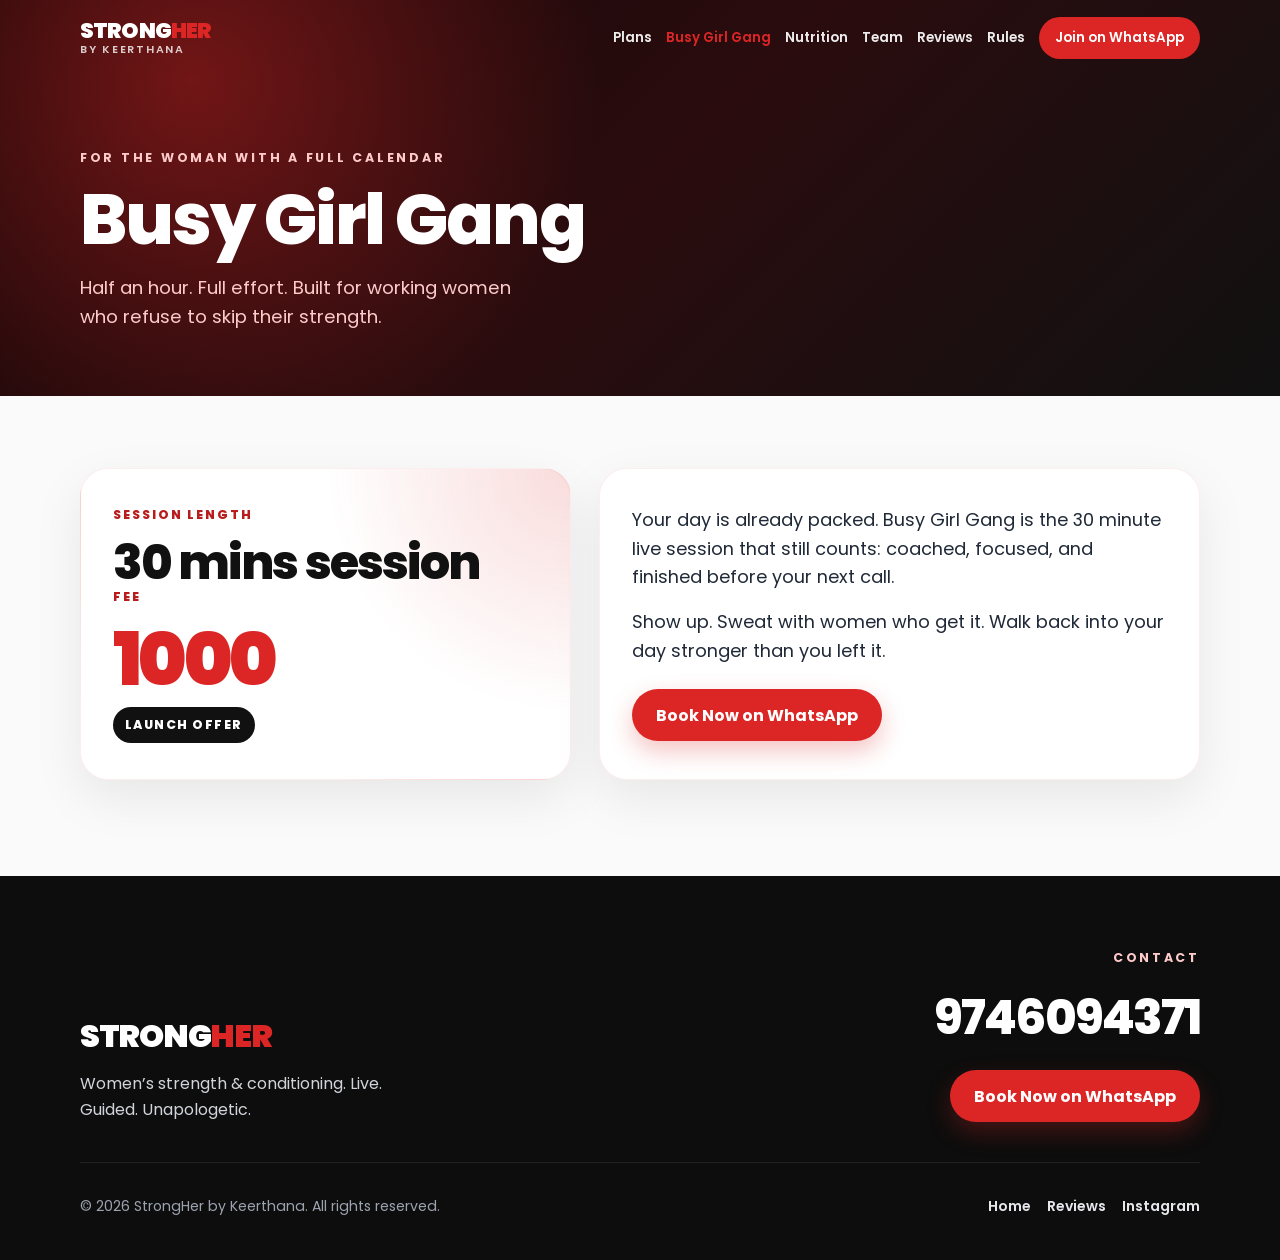
<file: busy-girl-gang.html>
<!DOCTYPE html>
<html lang="en">
  <head>
    <meta charset="UTF-8" />
    <meta name="viewport" content="width=device-width, initial-scale=1.0" />
    <meta
      name="description"
      content="Busy Girl Gang by StrongHer — a 30 minute live session for working women. Launch offer fee 1000. Book on WhatsApp."
    />
    <title>Busy Girl Gang — StrongHer</title>
    <link rel="icon" href="favicon.svg" type="image/svg+xml" />
    <link rel="preconnect" href="https://fonts.googleapis.com" />
    <link rel="preconnect" href="https://fonts.gstatic.com" crossorigin />
    <link
      href="https://fonts.googleapis.com/css2?family=Poppins:wght@400;500;600;700;800;900&display=swap"
      rel="stylesheet"
    />
    <link rel="stylesheet" href="css/styles.css" />
  </head>
  <body>
    <a class="skip-link" href="#main">Skip to content</a>

    <header class="site-header" id="header">
      <div class="container header-inner">
        <a class="brand" href="index.html" aria-label="StrongHer home">
          <span class="brand-word">STRONG<span>HER</span></span>
          <span class="brand-by">By Keerthana</span>
        </a>
        <button class="nav-toggle" id="navToggle" type="button" aria-expanded="false" aria-controls="siteNav">
          <span class="sr-only">Open menu</span>
          <span class="bar"></span><span class="bar"></span><span class="bar"></span>
        </button>
        <nav class="site-nav" id="siteNav" aria-label="Primary">
          <a href="index.html#plans">Plans</a>
          <a href="busy-girl-gang.html" aria-current="page">Busy Girl Gang</a>
          <a href="index.html#nutrition">Nutrition</a>
          <a href="index.html#team">Team</a>
          <a href="reviews.html">Reviews</a>
          <a href="index.html#rules">Rules</a>
          <a class="nav-cta" href="https://wa.me/919746094371?text=Hi%20Keerthana!%20I%27m%20ready%20to%20start%20my%20StrongHer%20journey." target="_blank" rel="noopener noreferrer">Join on WhatsApp</a>
        </nav>
      </div>
    </header>

    <main id="main">
      <section class="page-hero" aria-labelledby="gang-heading">
        <div class="container">
          <p class="eyebrow light">For the woman with a full calendar</p>
          <h1 id="gang-heading">Busy Girl Gang</h1>
          <p class="lead">Half an hour. Full effort. Built for working women who refuse to skip their strength.</p>
        </div>
      </section>

      <section class="gang-page">
        <div class="container gang-panel">
          <article class="fee-card">
            <p class="fee-label">Session length</p>
            <p class="fee-time">30 mins session</p>
            <p class="fee-label fee-gap">Fee</p>
            <p class="fee-amount">1000</p>
            <p class="fee-offer">LAUNCH OFFER</p>
          </article>
          <article class="gang-story">
            <p>Your day is already packed. Busy Girl Gang is the 30 minute live session that still counts: coached, focused, and finished before your next call.</p>
            <p>Show up. Sweat with women who get it. Walk back into your day stronger than you left it.</p>
            <a class="btn btn-red pulse" href="https://wa.me/919746094371?text=Hi%20Keerthana!%20I%20want%20to%20book%20Busy%20Girl%20Gang%20(30%20min%20launch%20offer)." target="_blank" rel="noopener noreferrer">Book Now on WhatsApp</a>
          </article>
        </div>
      </section>
    </main>

    <footer class="site-footer" id="contact">
      <div class="container footer-grid">
        <div>
          <p class="brand-word footer-brand">STRONG<span>HER</span></p>
          <p class="footer-tag">Women’s strength &amp; conditioning. Live. Guided. Unapologetic.</p>
        </div>
        <div class="footer-contact">
          <p class="eyebrow light">Contact</p>
          <a class="phone" href="tel:+919746094371">9746094371</a>
          <a class="btn btn-red" href="https://wa.me/919746094371?text=Hi%20Keerthana!%20I%20want%20to%20book%20Busy%20Girl%20Gang%20(30%20min%20launch%20offer)." target="_blank" rel="noopener noreferrer">Book Now on WhatsApp</a>
        </div>
      </div>
      <div class="container footer-base">
        <p>© <span id="year"></span> StrongHer by Keerthana. All rights reserved.</p>
        <nav class="footer-links" aria-label="Footer">
          <a href="index.html">Home</a>
          <a href="reviews.html">Reviews</a>
          <a href="https://www.instagram.com/_keerthana_ram_/" target="_blank" rel="noopener noreferrer">Instagram</a>
        </nav>
      </div>
    </footer>

    <script src="js/main.js" defer></script>
  </body>
</html>
</file>
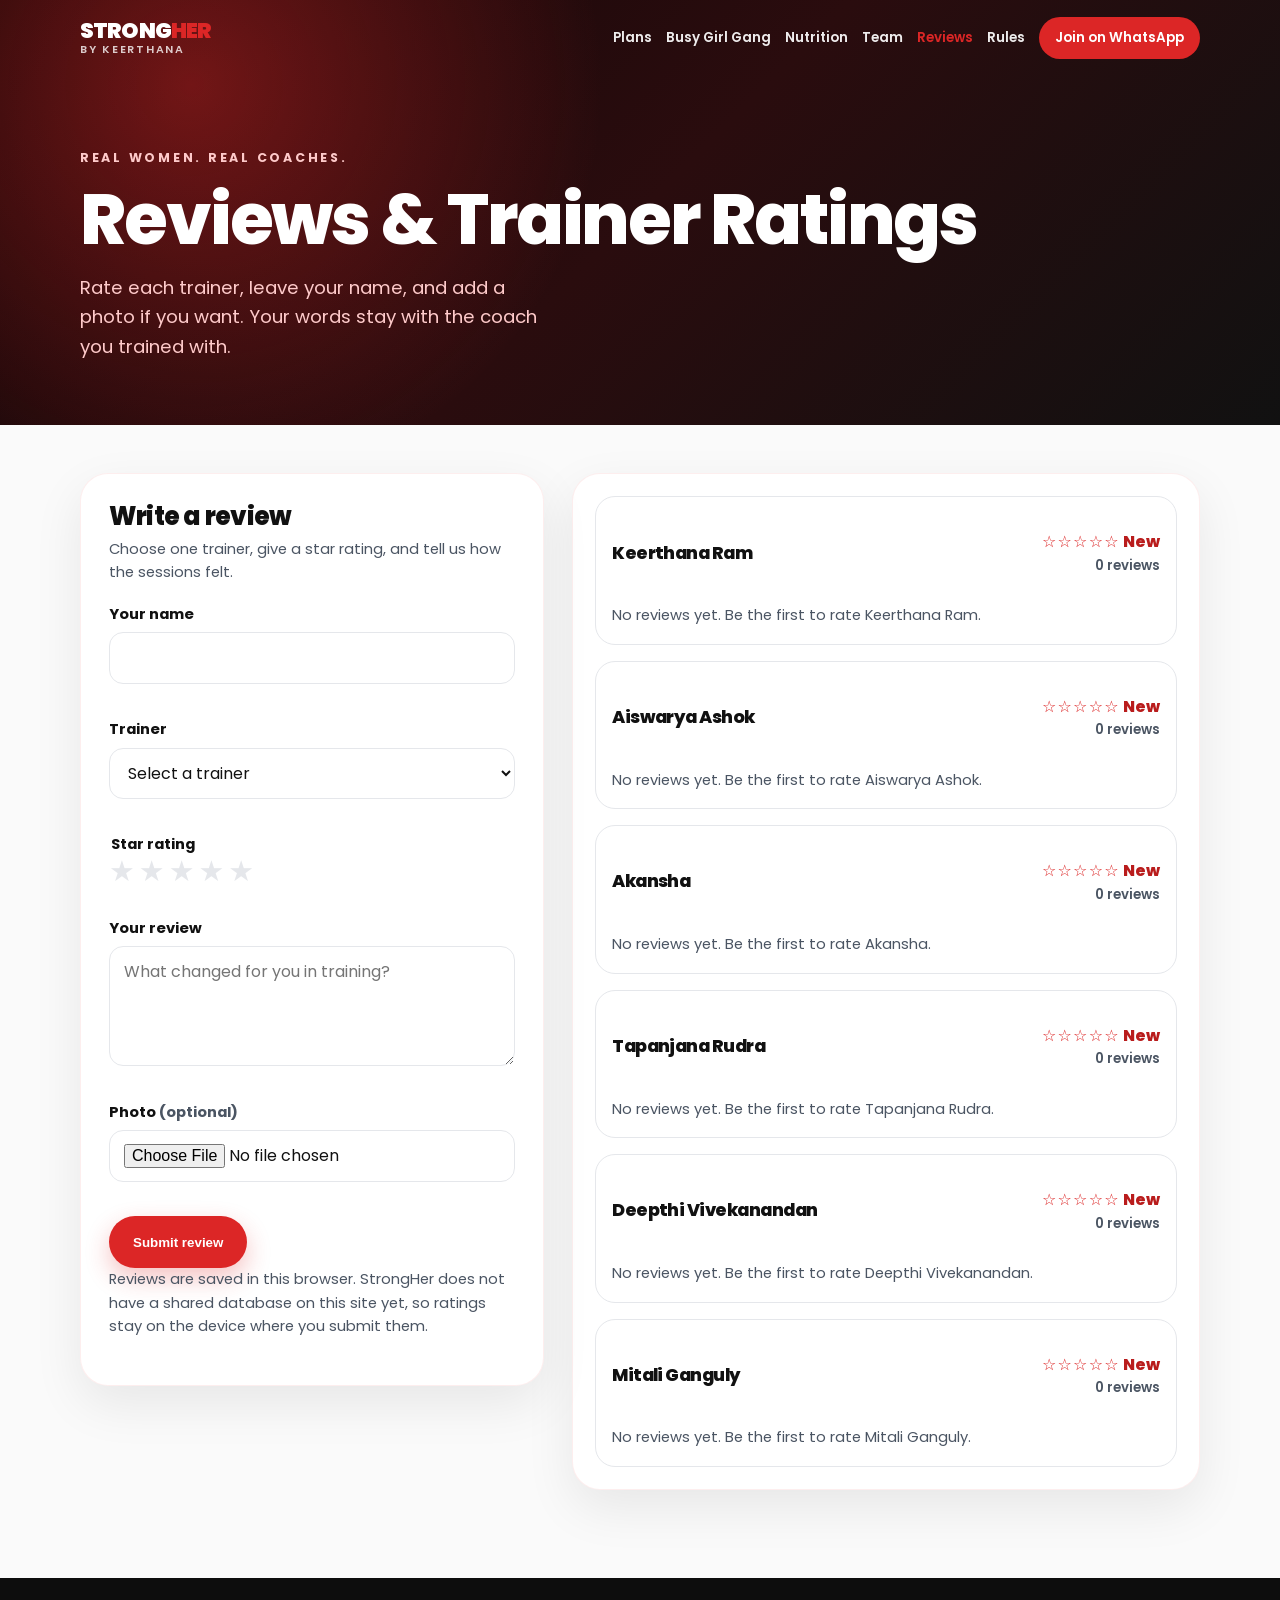
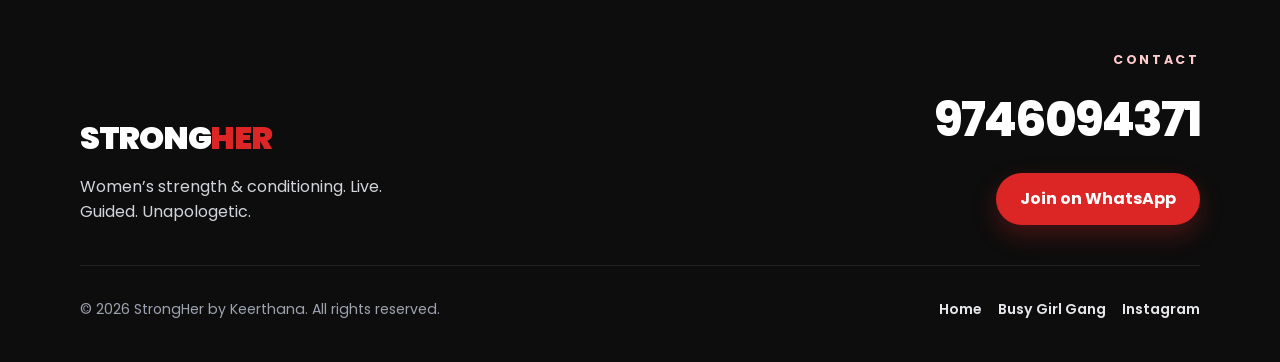
<file: reviews.html>
<!DOCTYPE html>
<html lang="en">
  <head>
    <meta charset="UTF-8" />
    <meta name="viewport" content="width=device-width, initial-scale=1.0" />
    <meta
      name="description"
      content="Rate StrongHer trainers and share your review. Star ratings, name, and an optional photo."
    />
    <title>Reviews &amp; Trainer Ratings — StrongHer</title>
    <link rel="icon" href="favicon.svg" type="image/svg+xml" />
    <link rel="preconnect" href="https://fonts.googleapis.com" />
    <link rel="preconnect" href="https://fonts.gstatic.com" crossorigin />
    <link
      href="https://fonts.googleapis.com/css2?family=Poppins:wght@400;500;600;700;800;900&display=swap"
      rel="stylesheet"
    />
    <link rel="stylesheet" href="css/styles.css" />
  </head>
  <body>
    <a class="skip-link" href="#main">Skip to content</a>

    <header class="site-header" id="header">
      <div class="container header-inner">
        <a class="brand" href="index.html" aria-label="StrongHer home">
          <span class="brand-word">STRONG<span>HER</span></span>
          <span class="brand-by">By Keerthana</span>
        </a>
        <button class="nav-toggle" id="navToggle" type="button" aria-expanded="false" aria-controls="siteNav">
          <span class="sr-only">Open menu</span>
          <span class="bar"></span><span class="bar"></span><span class="bar"></span>
        </button>
        <nav class="site-nav" id="siteNav" aria-label="Primary">
          <a href="index.html#plans">Plans</a>
          <a href="busy-girl-gang.html">Busy Girl Gang</a>
          <a href="index.html#nutrition">Nutrition</a>
          <a href="index.html#team">Team</a>
          <a href="reviews.html" aria-current="page">Reviews</a>
          <a href="index.html#rules">Rules</a>
          <a class="nav-cta" href="https://wa.me/919746094371?text=Hi%20Keerthana!%20I%27m%20ready%20to%20start%20my%20StrongHer%20journey." target="_blank" rel="noopener noreferrer">Join on WhatsApp</a>
        </nav>
      </div>
    </header>

    <main id="main">
      <section class="page-hero" aria-labelledby="reviews-heading">
        <div class="container">
          <p class="eyebrow light">Real women. Real coaches.</p>
          <h1 id="reviews-heading">Reviews &amp; Trainer Ratings</h1>
          <p class="lead">Rate each trainer, leave your name, and add a photo if you want. Your words stay with the coach you trained with.</p>
        </div>
      </section>

      <section class="reviews-page">
        <div class="container reviews-layout">
          <form class="review-form" id="reviewForm" novalidate>
            <h2>Write a review</h2>
            <p class="form-help">Choose one trainer, give a star rating, and tell us how the sessions felt.</p>
            <p class="form-success" id="formSuccess" role="status">Thank you. Your review is on the board.</p>

            <label class="field">
              <span>Your name</span>
              <input name="name" type="text" autocomplete="name" maxlength="40" required />
              <p class="field-error" data-error-for="name"></p>
            </label>

            <label class="field">
              <span>Trainer</span>
              <select name="trainer" required>
                <option value="">Select a trainer</option>
              </select>
              <p class="field-error" data-error-for="trainer"></p>
            </label>

            <fieldset class="stars-field">
              <legend>Star rating</legend>
              <div class="star-input">
                <input type="radio" name="rating" id="star5" value="5" required />
                <label for="star5"><span class="sr-only">5 stars</span></label>
                <input type="radio" name="rating" id="star4" value="4" />
                <label for="star4"><span class="sr-only">4 stars</span></label>
                <input type="radio" name="rating" id="star3" value="3" />
                <label for="star3"><span class="sr-only">3 stars</span></label>
                <input type="radio" name="rating" id="star2" value="2" />
                <label for="star2"><span class="sr-only">2 stars</span></label>
                <input type="radio" name="rating" id="star1" value="1" />
                <label for="star1"><span class="sr-only">1 star</span></label>
              </div>
              <p class="field-error" data-error-for="rating"></p>
            </fieldset>

            <label class="field">
              <span>Your review</span>
              <textarea name="text" maxlength="500" required placeholder="What changed for you in training?"></textarea>
              <p class="field-error" data-error-for="text"></p>
            </label>

            <label class="field">
              <span>Photo <span class="optional">(optional)</span></span>
              <input name="photo" type="file" accept="image/*" />
              <img class="photo-preview" id="photoPreview" alt="" />
              <p class="field-error" data-error-for="photo"></p>
            </label>

            <button class="btn btn-red" type="submit">Submit review</button>
            <p class="save-note">Reviews are saved in this browser. StrongHer does not have a shared database on this site yet, so ratings stay on the device where you submit them.</p>
          </form>

          <div class="trainer-board" id="trainerBoard" aria-live="polite"></div>
        </div>
      </section>
    </main>

    <footer class="site-footer" id="contact">
      <div class="container footer-grid">
        <div>
          <p class="brand-word footer-brand">STRONG<span>HER</span></p>
          <p class="footer-tag">Women’s strength &amp; conditioning. Live. Guided. Unapologetic.</p>
        </div>
        <div class="footer-contact">
          <p class="eyebrow light">Contact</p>
          <a class="phone" href="tel:+919746094371">9746094371</a>
          <a class="btn btn-red" href="https://wa.me/919746094371?text=Hi%20Keerthana!%20I%27d%20like%20to%20know%20more%20about%20StrongHer." target="_blank" rel="noopener noreferrer">Join on WhatsApp</a>
        </div>
      </div>
      <div class="container footer-base">
        <p>© <span id="year"></span> StrongHer by Keerthana. All rights reserved.</p>
        <nav class="footer-links" aria-label="Footer">
          <a href="index.html">Home</a>
          <a href="busy-girl-gang.html">Busy Girl Gang</a>
          <a href="https://www.instagram.com/_keerthana_ram_/" target="_blank" rel="noopener noreferrer">Instagram</a>
        </nav>
      </div>
    </footer>

    <script src="js/main.js" defer></script>
  </body>
</html>
</file>
<file: css/styles.css>
:root {
  --red: #dc2626;
  --red-deep: #b91c1c;
  --red-hot: #ef4444;
  --ink: #111111;
  --ink-soft: #1f2937;
  --muted: #4b5563;
  --line: #e5e7eb;
  --paper: #fafafa;
  --white: #ffffff;
  --shadow: 0 18px 50px rgba(17, 17, 17, 0.08);
  --header: 76px;
  --radius: 28px;
}

*,
*::before,
*::after {
  box-sizing: border-box;
}

html {
  scroll-behavior: smooth;
}

section[id],
footer[id] {
  scroll-margin-top: 88px;
}

body {
  margin: 0;
  font-family: "Poppins", system-ui, sans-serif;
  color: var(--ink);
  background: var(--paper);
  line-height: 1.6;
  overflow-x: clip;
}

img {
  max-width: 100%;
  display: block;
}

a {
  color: inherit;
}

button,
a {
  -webkit-tap-highlight-color: transparent;
}

.sr-only {
  position: absolute;
  width: 1px;
  height: 1px;
  padding: 0;
  margin: -1px;
  overflow: hidden;
  clip: rect(0, 0, 0, 0);
  border: 0;
}

.skip-link {
  position: absolute;
  left: 16px;
  top: -48px;
  background: var(--ink);
  color: var(--white);
  padding: 10px 14px;
  z-index: 100;
  border-radius: 8px;
}

.skip-link:focus {
  top: 12px;
}

.container {
  width: min(1120px, calc(100% - 40px));
  margin-inline: auto;
}

.eyebrow {
  margin: 0 0 12px;
  font-size: 0.78rem;
  font-weight: 700;
  letter-spacing: 0.22em;
  text-transform: uppercase;
  color: var(--red-deep);
}

.eyebrow.light {
  color: #fecaca;
}

h1,
h2,
h3 {
  font-weight: 800;
  letter-spacing: -0.03em;
  line-height: 1.15;
}

h2 {
  margin: 0;
  font-size: clamp(2rem, 4vw, 3.4rem);
}

.section-head {
  max-width: 760px;
  margin-bottom: 40px;
}

.section-lead {
  margin: 16px 0 0;
  color: var(--muted);
  font-size: 1.05rem;
  max-width: 62ch;
}

.btn {
  display: inline-flex;
  align-items: center;
  justify-content: center;
  gap: 8px;
  min-height: 52px;
  padding: 0 22px;
  border-radius: 999px;
  font-weight: 700;
  text-decoration: none;
  border: 2px solid transparent;
  transition: transform 0.25s ease, box-shadow 0.25s ease, background 0.25s ease;
}

.btn:focus-visible,
.site-nav a:focus-visible,
.brand:focus-visible,
.phone:focus-visible,
.nav-toggle:focus-visible {
  outline: 3px solid #fecaca;
  outline-offset: 3px;
}

.btn-red {
  background: var(--red);
  color: var(--white);
  box-shadow: 0 10px 24px rgba(220, 38, 38, 0.28);
}

.btn-red:hover {
  background: var(--red-deep);
  transform: translateY(-2px);
  box-shadow: 0 16px 34px rgba(220, 38, 38, 0.4);
}

.btn-light {
  background: var(--white);
  color: var(--ink);
}

.btn-light:hover {
  transform: translateY(-2px);
  box-shadow: 0 12px 30px rgba(0, 0, 0, 0.18);
}

.btn.pulse {
  animation: ctaPulse 2.4s ease-in-out infinite;
}

@keyframes ctaPulse {
  0%,
  100% { box-shadow: 0 10px 24px rgba(220, 38, 38, 0.28); }
  50% { box-shadow: 0 0 0 10px rgba(220, 38, 38, 0.12), 0 16px 30px rgba(220, 38, 38, 0.35); }
}

.loader {
  position: fixed;
  inset: 0;
  z-index: 80;
  display: grid;
  place-items: center;
  align-content: center;
  gap: 18px;
  background: #0b0b0b;
  color: white;
  transition: opacity 0.5s ease, visibility 0.5s ease;
}

.loader.is-done {
  opacity: 0;
  visibility: hidden;
}

.loader-mark {
  font-size: clamp(2rem, 6vw, 3.2rem);
  font-weight: 900;
  letter-spacing: -0.04em;
}

.loader-mark span:last-child {
  color: var(--red);
}

.loader-bar {
  width: 140px;
  height: 3px;
  background: #2a2a2a;
  overflow: hidden;
  border-radius: 99px;
}

.loader-bar span {
  display: block;
  height: 100%;
  width: 40%;
  background: linear-gradient(90deg, transparent, var(--red-hot), white);
  animation: load 0.9s ease-in-out infinite;
}

@keyframes load {
  from { transform: translateX(-120%); }
  to { transform: translateX(320%); }
}

.site-header {
  position: sticky;
  top: 0;
  z-index: 40;
  height: var(--header);
  display: flex;
  align-items: center;
  background: transparent;
  transition: background 0.3s ease, box-shadow 0.3s ease;
}

.site-header.is-solid {
  background: rgba(255, 255, 255, 0.94);
  backdrop-filter: blur(14px);
  box-shadow: 0 8px 30px rgba(0, 0, 0, 0.06);
}

.header-inner {
  display: flex;
  align-items: center;
  justify-content: space-between;
  gap: 16px;
}

.brand {
  text-decoration: none;
  display: grid;
  line-height: 1;
}

.brand-word,
.footer-brand {
  font-weight: 900;
  letter-spacing: -0.04em;
  font-size: 1.35rem;
  color: var(--white);
}

.site-header.is-solid .brand-word,
.site-header.is-solid .brand-by {
  color: var(--ink);
}

.brand-word span,
.footer-brand span {
  color: var(--red);
}

.brand-by {
  margin-top: 4px;
  font-size: 0.68rem;
  letter-spacing: 0.16em;
  text-transform: uppercase;
  color: rgba(255, 255, 255, 0.78);
  font-weight: 600;
}

.site-nav {
  display: flex;
  align-items: center;
  gap: 14px;
}

.site-nav a {
  text-decoration: none;
  font-size: 0.84rem;
  font-weight: 600;
  color: rgba(255, 255, 255, 0.92);
  white-space: nowrap;
}

.site-header.is-solid .site-nav a {
  color: var(--ink-soft);
}

.site-nav a:hover,
.site-nav a[aria-current="page"] {
  color: var(--red);
}

.nav-cta {
  background: var(--red);
  color: var(--white) !important;
  padding: 10px 16px;
  border-radius: 999px;
}

.nav-cta:hover {
  background: var(--red-deep);
  color: var(--white) !important;
}

.nav-toggle {
  display: none;
  width: 46px;
  height: 46px;
  border: 0;
  background: transparent;
  position: relative;
}

.nav-toggle .bar {
  position: absolute;
  left: 12px;
  right: 12px;
  height: 2px;
  background: white;
}

.site-header.is-solid .nav-toggle .bar {
  background: var(--ink);
}

.nav-toggle .bar:nth-child(2) { top: 16px; }
.nav-toggle .bar:nth-child(3) { top: 22px; }
.nav-toggle .bar:nth-child(4) { top: 28px; }

.hero {
  position: relative;
  min-height: 100vh;
  min-height: 100dvh;
  margin-top: calc(var(--header) * -1);
  background: #0b0b0b;
  color: white;
  overflow: hidden;
}

.hero-split {
  position: relative;
  min-height: 100vh;
  min-height: 100dvh;
  display: grid;
  grid-template-columns: 1fr 1fr;
}

.hero-split::before {
  content: "";
  position: absolute;
  left: 50%;
  top: 10%;
  bottom: 10%;
  width: 2px;
  transform: translateX(-50%);
  background: linear-gradient(180deg, transparent, white, var(--red-hot), transparent);
  z-index: 3;
  pointer-events: none;
}

.hero-pane {
  position: relative;
  min-height: 520px;
  overflow: hidden;
  display: flex;
  align-items: flex-end;
}

.hero-pane img {
  position: absolute;
  inset: 0;
  width: 100%;
  height: 100%;
  object-fit: cover;
  object-position: center 18%;
}

.hero-before img {
  filter: grayscale(1) contrast(1.05);
  object-position: center 30%;
}

.pane-shade {
  position: absolute;
  inset: 0;
  background: linear-gradient(180deg, rgba(0, 0, 0, 0.15), rgba(0, 0, 0, 0.78));
}

.hero-after .pane-shade {
  background: linear-gradient(200deg, rgba(220, 38, 38, 0.28), rgba(0, 0, 0, 0.72));
}

.pane-copy {
  position: relative;
  z-index: 1;
  padding: 48px 36px 88px;
  max-width: 560px;
}

.hero-before .eyebrow,
.hero-after .eyebrow {
  color: #fecaca;
}

.pane-copy h1,
.hero-line {
  margin: 0;
  font-size: clamp(1.7rem, 2.6vw, 2.7rem);
  font-weight: 800;
  letter-spacing: -0.03em;
  line-height: 1.15;
  text-shadow: 0 10px 30px rgba(0, 0, 0, 0.55);
}

.hero-after img {
  object-position: center 15%;
}

.hero-line {
  margin-bottom: 22px;
}

.hero-divider {
  position: absolute;
  left: 50%;
  top: 50%;
  z-index: 3;
  transform: translate(-50%, -50%);
  display: flex;
  align-items: center;
  justify-content: center;
  pointer-events: none;
}

.divider-arrow {
  width: 72px;
  height: 72px;
  border-radius: 50%;
  background: var(--red);
  color: white;
  display: grid;
  place-items: center;
  box-shadow: 0 0 0 10px rgba(220, 38, 38, 0.25), 0 16px 40px rgba(0, 0, 0, 0.35);
  animation: arrowNudge 1.6s ease-in-out infinite;
}

@keyframes arrowNudge {
  0%, 100% { transform: translateX(0); }
  50% { transform: translateX(8px); }
}

.hero-shapes,
.parallax-layer {
  position: absolute;
  inset: -10% 0;
  pointer-events: none;
  z-index: 1;
}

.blob,
.ring,
.spark,
.streak,
.live-orb,
.live-streak {
  position: absolute;
  display: block;
}

.blob-a {
  width: 340px;
  height: 340px;
  right: -80px;
  top: 8%;
  border-radius: 50%;
  background: radial-gradient(circle, rgba(220, 38, 38, 0.45), transparent 68%);
}

.blob-b {
  width: 260px;
  height: 260px;
  left: 8%;
  bottom: 10%;
  border-radius: 50%;
  background: radial-gradient(circle, rgba(255, 255, 255, 0.16), transparent 70%);
}

.streak {
  width: 42%;
  height: 2px;
  top: 22%;
  left: -10%;
  background: linear-gradient(90deg, transparent, rgba(255, 255, 255, 0.7), transparent);
  transform: rotate(-12deg);
  animation: streak 7s linear infinite;
}

@keyframes streak {
  from { transform: translateX(-20%) rotate(-12deg); opacity: 0; }
  20% { opacity: 1; }
  100% { transform: translateX(180%) rotate(-12deg); opacity: 0; }
}

.scroll-hint {
  position: absolute;
  bottom: 22px;
  left: 50%;
  transform: translateX(-50%);
  z-index: 3;
  margin: 0;
  letter-spacing: 0.28em;
  text-transform: uppercase;
  font-size: 0.68rem;
  font-weight: 700;
  color: rgba(255, 255, 255, 0.8);
}

.scroll-hint::after {
  content: "";
  display: block;
  width: 1px;
  height: 36px;
  margin: 8px auto 0;
  background: linear-gradient(white, transparent);
}

.empower {
  position: relative;
  overflow: hidden;
  background: radial-gradient(circle at 20% 20%, #3f1212, transparent 40%), linear-gradient(135deg, #140607, #2a0c0e 45%, #111);
  color: white;
  padding: 110px 0;
}

.empower h2,
.live h2 {
  max-width: none;
  margin-bottom: 0;
}

.banner-line {
  font-size: clamp(1.28rem, 2.05vw, 1.85rem);
  font-weight: 800;
  line-height: 1.25;
  letter-spacing: -0.03em;
  hyphens: none;
  word-break: keep-all;
  overflow-wrap: normal;
  white-space: nowrap;
}

.empower .banner-line {
  margin-bottom: 28px;
}

.trust-bar {
  background: #fff;
  padding: 22px 0;
  border-bottom: 1px solid var(--line);
}

.trust-list {
  list-style: none;
  margin: 0;
  padding: 0;
  display: grid;
  grid-template-columns: repeat(3, 1fr);
  gap: 14px;
}

.trust-list li {
  display: flex;
  align-items: center;
  gap: 14px;
  min-height: 84px;
  padding: 14px 16px;
  border-radius: 18px;
  background: linear-gradient(180deg, #fff, #fff5f5);
  border: 1px solid #fecaca;
  box-shadow: 0 10px 28px rgba(220, 38, 38, 0.08);
  font-weight: 800;
  font-size: clamp(0.98rem, 1.3vw, 1.12rem);
  letter-spacing: -0.02em;
  line-height: 1.25;
}

.trust-icon {
  width: 48px;
  height: 48px;
  flex: none;
  border-radius: 14px;
  background: var(--red);
  color: white;
  display: grid;
  place-items: center;
  box-shadow: 0 8px 18px rgba(220, 38, 38, 0.28);
}

.ring {
  width: 420px;
  height: 420px;
  border: 1px solid rgba(255, 255, 255, 0.08);
  border-radius: 50%;
  right: -80px;
  top: -60px;
}

.spark {
  width: 6px;
  height: 6px;
  border-radius: 50%;
  background: white;
  box-shadow: 0 0 12px white;
  animation: twinkle 2.8s ease-in-out infinite;
}

.s1 { top: 18%; left: 12%; }
.s2 { top: 70%; left: 78%; animation-delay: 0.6s; }
.s3 { top: 30%; left: 64%; animation-delay: 1.2s; background: #fecaca; }

@keyframes twinkle {
  0%, 100% { opacity: 0.2; transform: scale(0.7); }
  50% { opacity: 1; transform: scale(1.3); }
}

.plans {
  padding: 100px 0 80px;
  background:
    radial-gradient(circle at 90% 0%, rgba(220, 38, 38, 0.08), transparent 28%),
    var(--paper);
}

.plan-grid {
  display: grid;
  grid-template-columns: repeat(3, 1fr);
  gap: 22px;
}

.plan-card {
  position: relative;
  background: white;
  border-radius: var(--radius);
  padding: 32px 28px 28px;
  box-shadow: var(--shadow);
  border: 1px solid rgba(220, 38, 38, 0.08);
  display: flex;
  flex-direction: column;
  min-height: 360px;
  overflow: hidden;
  transition: transform 0.35s ease, box-shadow 0.35s ease;
}

.plan-card::after {
  content: "";
  position: absolute;
  inset: auto -20% -40% auto;
  width: 180px;
  height: 180px;
  background: radial-gradient(circle, rgba(220, 38, 38, 0.16), transparent 70%);
  transition: transform 0.4s ease;
}

.plan-card:hover {
  transform: translateY(-10px);
  box-shadow: 0 24px 50px rgba(220, 38, 38, 0.18), 0 0 0 1px rgba(220, 38, 38, 0.25);
}

.plan-card:hover::after {
  transform: scale(1.3);
}

.plan-icon {
  width: 58px;
  height: 58px;
  border-radius: 18px;
  background: #fee2e2;
  color: var(--red-deep);
  display: grid;
  place-items: center;
  margin: 14px 0 18px;
}

.plan-card h3 {
  margin: 0 0 16px;
  font-size: 1.45rem;
}

.plan-card.is-popular {
  border: 2px solid var(--red);
  box-shadow: 0 22px 48px rgba(220, 38, 38, 0.16);
}

.popular-badge {
  position: absolute;
  top: 18px;
  right: 18px;
  z-index: 1;
  background: var(--red);
  color: white;
  font-size: 0.68rem;
  font-weight: 800;
  letter-spacing: 0.12em;
  text-transform: uppercase;
  padding: 7px 10px;
  border-radius: 999px;
}

.price-list {
  list-style: none;
  margin: 0 0 18px;
  padding: 0;
  flex: 1;
}

.price-list li {
  display: flex;
  justify-content: space-between;
  align-items: baseline;
  gap: 12px;
  padding: 12px 0;
  border-bottom: 1px solid var(--line);
  font-weight: 600;
  color: var(--ink-soft);
}

.price-list strong {
  font-size: 1.2rem;
  font-weight: 800;
  letter-spacing: -0.03em;
  color: var(--ink);
  white-space: nowrap;
}

.plan-note {
  margin: 0 0 18px;
  padding: 12px 14px;
  border-radius: 14px;
  background: #fff7f7;
  border: 1px solid #fecaca;
  color: var(--red-deep);
  font-weight: 700;
  font-size: 0.92rem;
  line-height: 1.45;
}

.plan-card .btn {
  width: 100%;
  margin-top: auto;
}

.gang-band {
  background: #140607;
  color: white;
  padding: 42px 0;
}

.gang-band-inner {
  display: flex;
  align-items: center;
  justify-content: space-between;
  gap: 28px;
}

.gang-band h2 {
  font-size: clamp(2rem, 4vw, 3rem);
  margin-bottom: 8px;
}

.gang-facts {
  display: flex;
  flex-wrap: wrap;
  gap: 8px;
  margin: 0 0 10px;
}

.gang-facts span {
  background: var(--red);
  color: white;
  font-weight: 800;
  letter-spacing: 0.04em;
  padding: 6px 12px;
  border-radius: 999px;
  font-size: 0.92rem;
}

.gang-copy {
  margin: 0;
  max-width: 46ch;
  color: #fecaca;
  font-size: 1.05rem;
}

.gang-band-actions {
  display: grid;
  justify-items: start;
  gap: 12px;
  flex: none;
}

.text-link {
  color: white;
  font-weight: 700;
}

.page-hero {
  position: relative;
  margin-top: calc(var(--header) * -1);
  padding: calc(var(--header) + 72px) 0 64px;
  background:
    radial-gradient(circle at 15% 20%, rgba(220, 38, 38, 0.45), transparent 36%),
    linear-gradient(135deg, #140607, #2a0c0e 50%, #111);
  color: white;
  overflow: hidden;
}

.page-hero h1 {
  margin: 0 0 12px;
  font-size: clamp(2.4rem, 6vw, 4.4rem);
}

.page-hero .lead {
  margin: 0;
  max-width: 42ch;
  font-size: 1.15rem;
  color: #fecaca;
}

.gang-page {
  padding: 72px 0 96px;
}

.gang-panel {
  display: grid;
  grid-template-columns: 0.9fr 1.1fr;
  gap: 28px;
  align-items: stretch;
}

.fee-card,
.gang-story {
  background: white;
  border-radius: var(--radius);
  box-shadow: var(--shadow);
  border: 1px solid rgba(220, 38, 38, 0.08);
}

.fee-card {
  padding: 36px 32px;
  background:
    radial-gradient(circle at 100% 0%, rgba(220, 38, 38, 0.16), transparent 42%),
    white;
}

.fee-card p {
  margin: 0;
}

.fee-label {
  font-weight: 800;
  letter-spacing: 0.16em;
  text-transform: uppercase;
  color: var(--red-deep);
  font-size: 0.78rem;
}

.fee-time {
  margin-top: 14px !important;
  font-size: clamp(2rem, 4vw, 3rem);
  font-weight: 800;
  letter-spacing: -0.04em;
  line-height: 1;
}

.fee-amount {
  margin-top: 18px !important;
  font-size: clamp(3rem, 6vw, 4.6rem);
  font-weight: 900;
  letter-spacing: -0.05em;
  line-height: 0.95;
  color: var(--red);
}

.fee-gap {
  margin-top: 28px;
}

.optional {
  font-weight: 600;
  color: var(--muted);
}

.fee-offer {
  display: inline-block;
  margin-top: 12px !important;
  background: var(--ink);
  color: white;
  font-weight: 800;
  letter-spacing: 0.12em;
  font-size: 0.78rem;
  padding: 8px 12px;
  border-radius: 999px;
}

.gang-story {
  padding: 36px 32px;
  display: flex;
  flex-direction: column;
  justify-content: center;
}

.gang-story p {
  margin: 0 0 16px;
  font-size: 1.12rem;
  color: var(--ink-soft);
}

.gang-story .btn {
  align-self: flex-start;
  margin-top: 8px;
}

.reviews-page {
  padding: 48px 0 88px;
}

.reviews-layout {
  display: grid;
  grid-template-columns: 0.85fr 1.15fr;
  gap: 28px;
  align-items: start;
}

.review-form,
.trainer-board {
  background: white;
  border-radius: var(--radius);
  box-shadow: var(--shadow);
  border: 1px solid rgba(220, 38, 38, 0.08);
}

.review-form {
  padding: 28px;
  position: sticky;
  top: 96px;
}

.review-form h2,
.trainer-board h2 {
  font-size: 1.6rem;
  margin-bottom: 6px;
}

.form-help,
.save-note {
  margin: 0 0 18px;
  color: var(--muted);
  font-size: 0.92rem;
}

.field {
  display: grid;
  gap: 6px;
  margin-bottom: 14px;
}

.field span,
.stars-field legend {
  font-weight: 700;
  font-size: 0.92rem;
}

.field input,
.field select,
.field textarea {
  width: 100%;
  border: 1.5px solid var(--line);
  border-radius: 14px;
  padding: 12px 14px;
  font: inherit;
  color: var(--ink);
  background: #fff;
}

.field textarea {
  min-height: 120px;
  resize: vertical;
}

.field input:focus,
.field select:focus,
.field textarea:focus {
  outline: 3px solid #fecaca;
  border-color: var(--red);
}

.field-error {
  min-height: 1.1em;
  margin: 0;
  color: var(--red-deep);
  font-size: 0.82rem;
  font-weight: 600;
}

.stars-field {
  border: 0;
  margin: 0 0 14px;
  padding: 0;
}

.star-input {
  display: inline-flex;
  flex-direction: row-reverse;
  gap: 4px;
}

.star-input input {
  position: absolute;
  opacity: 0;
  width: 1px;
  height: 1px;
}

.star-input label {
  font-size: 1.8rem;
  line-height: 1;
  color: #e5e7eb;
  cursor: pointer;
}

.star-input label::before {
  content: "★";
}

.star-input input:checked ~ label,
.star-input label:hover,
.star-input label:hover ~ label {
  color: var(--red);
}

.star-input input:focus-visible + label {
  outline: 3px solid #fecaca;
  border-radius: 6px;
}

.photo-preview {
  width: 72px;
  height: 72px;
  border-radius: 16px;
  object-fit: cover;
  display: none;
  border: 1px solid var(--line);
}

.photo-preview.is-on {
  display: block;
}

.form-success {
  display: none;
  margin: 0 0 14px;
  padding: 12px 14px;
  border-radius: 14px;
  background: #f0fdf4;
  color: #166534;
  font-weight: 700;
}

.form-success.is-on {
  display: block;
}

.trainer-board {
  padding: 22px;
  display: grid;
  gap: 16px;
}

.trainer-card {
  border: 1px solid var(--line);
  border-radius: 20px;
  padding: 16px;
  scroll-margin-top: 96px;
}

.trainer-card header {
  display: flex;
  justify-content: space-between;
  gap: 12px;
  align-items: center;
  margin-bottom: 12px;
}

.trainer-card h3 {
  margin: 0;
  font-size: 1.1rem;
}

.avg {
  text-align: right;
  font-weight: 800;
  color: var(--red-deep);
}

.avg small {
  display: block;
  font-weight: 600;
  color: var(--muted);
}

.stars-read {
  color: var(--red);
  letter-spacing: 0.08em;
}

.review-list {
  display: grid;
  gap: 10px;
}

.review-item {
  display: grid;
  grid-template-columns: auto 1fr;
  gap: 12px;
  padding: 12px;
  border-radius: 16px;
  background: #fafafa;
}

.review-item img,
.avatar-fallback {
  width: 48px;
  height: 48px;
  border-radius: 14px;
  object-fit: cover;
}

.avatar-fallback {
  display: grid;
  place-items: center;
  background: #fee2e2;
  color: var(--red-deep);
  font-weight: 800;
}

.review-item h4 {
  margin: 0;
  font-size: 0.95rem;
}

.review-item p {
  margin: 4px 0 0;
  color: var(--ink-soft);
}

.empty-reviews {
  margin: 0;
  color: var(--muted);
  font-size: 0.92rem;
}

.live-split {
  position: relative;
  z-index: 1;
  display: grid;
  grid-template-columns: minmax(0, 1.15fr) minmax(260px, 0.72fr);
  gap: 32px;
  align-items: center;
}

.ig-card {
  background: white;
  color: var(--ink);
  border-radius: 24px;
  padding: 14px;
  display: grid;
  gap: 12px;
  box-shadow: 0 18px 40px rgba(0, 0, 0, 0.18);
}

.ig-frame {
  position: relative;
  border-radius: 18px;
  overflow: hidden;
  background: #111;
  aspect-ratio: 4 / 5;
  max-height: 460px;
}

.ig-frame iframe {
  width: 100%;
  height: 100%;
  border: 0;
}

.ig-fallback {
  position: absolute;
  inset: 0;
  display: flex;
  flex-direction: column;
  justify-content: flex-end;
  gap: 4px;
  padding: 22px;
  text-decoration: none;
  color: white;
  background:
    radial-gradient(circle at 70% 20%, rgba(220, 38, 38, 0.55), transparent 42%),
    linear-gradient(180deg, rgba(17, 17, 17, 0.15), rgba(17, 17, 17, 0.82)),
    url("https://images.pexels.com/photos/30500797/pexels-photo-30500797.jpeg?auto=compress&cs=tinysrgb&w=800") center/cover;
}

.ig-play {
  position: absolute;
  left: 50%;
  top: 42%;
  transform: translate(-50%, -50%);
  width: 68px;
  height: 68px;
  border-radius: 50%;
  display: grid;
  place-items: center;
  background: white;
  color: var(--red);
  box-shadow: 0 12px 30px rgba(0, 0, 0, 0.28);
}

.ig-kicker {
  font-size: 0.72rem;
  font-weight: 800;
  letter-spacing: 0.16em;
  text-transform: uppercase;
  color: #fecaca;
}

.ig-handle {
  font-size: 1.25rem;
  font-weight: 800;
  letter-spacing: -0.03em;
}

.ig-caption {
  color: rgba(255, 255, 255, 0.88);
}

.ig-card .btn {
  width: 100%;
}

.footer-links {
  display: flex;
  gap: 16px;
}

.footer-links a {
  color: #e5e7eb;
  text-decoration: none;
  font-weight: 600;
}

.footer-links a:hover {
  color: #fecaca;
}

.live {
  position: relative;
  overflow: hidden;
  color: white;
  padding: 88px 0;
  background: linear-gradient(110deg, #7f1d1d 0%, #dc2626 42%, #111 100%);
}

.live-inner {
  position: relative;
  z-index: 1;
}

.live h2.banner-line {
  font-size: clamp(1.28rem, 2vw, 1.85rem);
}

.live-pill {
  display: inline-flex;
  align-items: center;
  gap: 8px;
  margin: 0 0 16px;
  padding: 6px 12px;
  border-radius: 999px;
  background: rgba(255, 255, 255, 0.14);
  font-weight: 700;
  letter-spacing: 0.12em;
  text-transform: uppercase;
  font-size: 0.75rem;
}

.dot {
  width: 8px;
  height: 8px;
  border-radius: 50%;
  background: #bbf7d0;
  box-shadow: 0 0 0 0 rgba(187, 247, 208, 0.7);
  animation: ping 1.6s infinite;
}

@keyframes ping {
  70% { box-shadow: 0 0 0 8px rgba(187, 247, 208, 0); }
  100% { box-shadow: 0 0 0 0 rgba(187, 247, 208, 0); }
}

.live-orb {
  width: 480px;
  height: 480px;
  border-radius: 50%;
  right: -120px;
  top: -160px;
  background: radial-gradient(circle, rgba(255, 255, 255, 0.22), transparent 65%);
}

.live-streak {
  left: 0;
  right: 0;
  top: 40%;
  height: 80px;
  background: linear-gradient(90deg, transparent, rgba(255, 255, 255, 0.18), transparent);
  transform: skewY(-8deg);
  animation: streak 8s linear infinite;
}

.nutrition {
  display: grid;
  grid-template-columns: 1.05fr 0.95fr;
  min-height: 620px;
  background: white;
}

.nutrition-visual {
  position: relative;
  overflow: hidden;
  min-height: 420px;
}

.nutrition-visual img {
  width: 100%;
  height: 100%;
  object-fit: cover;
  transform: scale(1.12);
  transition: transform 1.2s ease;
}

.nutrition-visual.is-zoomed img {
  transform: scale(1);
}

.food-accents {
  position: absolute;
  inset: auto 24px 24px 24px;
  display: flex;
  gap: 10px;
  flex-wrap: wrap;
}

.food-accents span {
  background: rgba(255, 255, 255, 0.92);
  color: var(--red-deep);
  font-weight: 800;
  font-size: 0.78rem;
  letter-spacing: 0.14em;
  text-transform: uppercase;
  padding: 8px 12px;
  border-radius: 999px;
}

.nutrition-copy {
  display: flex;
  flex-direction: column;
  justify-content: center;
  padding: 72px 8vw;
  background:
    radial-gradient(circle at 100% 0%, rgba(220, 38, 38, 0.1), transparent 36%),
    white;
}

.nutrition-copy .lead {
  font-size: 1.15rem;
  color: var(--muted);
  max-width: 38ch;
}

.team {
  padding: 100px 0;
  background: #f6f6f6;
}

.team-grid {
  display: grid;
  grid-template-columns: repeat(6, 1fr);
  gap: 14px;
}

.trainer {
  background: white;
  border-radius: 18px;
  overflow: hidden;
  box-shadow: var(--shadow);
  transition: transform 0.3s ease;
}

.trainer:hover {
  transform: translateY(-6px);
}

.trainer-photo {
  aspect-ratio: 1;
  overflow: hidden;
  background: linear-gradient(160deg, #fee2e2, #111);
}

.trainer-photo img {
  width: 100%;
  height: 100%;
  object-fit: cover;
  object-position: center top;
  transition: transform 0.5s ease;
}

.trainer:hover img {
  transform: scale(1.05);
}

.trainer h3 {
  margin: 10px 8px 12px;
  font-size: 0.86rem;
  text-align: center;
  line-height: 1.3;
}

.section-lead a {
  color: var(--red-deep);
  font-weight: 700;
}

.rules {
  padding: 90px 0;
  background: white;
}

.rules-layout {
  display: grid;
  grid-template-columns: 0.8fr 1.2fr;
  gap: 40px;
  align-items: start;
}

.rule-list {
  list-style: none;
  margin: 0;
  padding: 0;
  display: grid;
  gap: 14px;
}

.rule-list li {
  background: #fff7f7;
  border: 1px solid #fecaca;
  border-radius: 18px;
  padding: 20px 22px 20px 72px;
  position: relative;
  font-weight: 600;
  font-size: 1.05rem;
}

.rule-list li::before {
  counter-increment: rules;
  content: counter(rules, decimal-leading-zero);
  position: absolute;
  left: 16px;
  top: 50%;
  transform: translateY(-50%);
  width: 40px;
  height: 40px;
  border-radius: 12px;
  background: var(--red);
  color: white;
  display: grid;
  place-items: center;
  font-size: 0.78rem;
}

.rule-list {
  counter-reset: rules;
}

.site-footer {
  background: #0d0d0d;
  color: white;
  padding-top: 72px;
}

.footer-grid {
  display: flex;
  justify-content: space-between;
  gap: 32px;
  align-items: flex-end;
  padding-bottom: 40px;
}

.footer-brand {
  font-size: 2rem;
  margin: 0 0 10px;
}

.footer-tag {
  margin: 0;
  color: #d1d5db;
  max-width: 36ch;
}

.footer-contact {
  text-align: right;
}

.phone {
  display: block;
  font-size: clamp(2rem, 4vw, 3rem);
  font-weight: 800;
  letter-spacing: -0.04em;
  text-decoration: none;
  margin-bottom: 14px;
}

.phone:hover {
  color: #fecaca;
}

.footer-base {
  border-top: 1px solid rgba(255, 255, 255, 0.08);
  padding: 18px 0 28px;
  color: #9ca3af;
  font-size: 0.88rem;
  display: flex;
  justify-content: space-between;
  gap: 16px;
  align-items: center;
}

.sticky-wa {
  position: fixed;
  right: 18px;
  bottom: 18px;
  z-index: 35;
  display: none;
  align-items: center;
  gap: 8px;
  background: #16a34a;
  color: white;
  text-decoration: none;
  font-weight: 800;
  padding: 14px 16px;
  border-radius: 999px;
  box-shadow: 0 12px 30px rgba(22, 163, 74, 0.35);
}

.sticky-wa.is-hidden {
  opacity: 0;
  pointer-events: none;
}

[data-reveal] {
  opacity: 0;
  transform: translateY(28px);
  animation: none;
  transition: opacity 0.7s ease, transform 0.7s ease;
  transition-delay: var(--d, 0ms);
}

[data-reveal="left"] { transform: translateX(-36px); }
[data-reveal="right"] { transform: translateX(36px); }

[data-reveal].is-in {
  opacity: 1;
  transform: none;
}

.img-fallback {
  background:
    linear-gradient(160deg, rgba(220, 38, 38, 0.55), rgba(17, 17, 17, 0.2)),
    #1f1f1f;
}

@media (max-width: 980px) {
  .nav-toggle { display: block; }

  .site-nav {
    position: fixed;
    inset: var(--header) 16px auto;
    display: none;
    flex-direction: column;
    align-items: stretch;
    gap: 4px;
    background: white;
    padding: 12px;
    border-radius: 20px;
    box-shadow: 0 20px 50px rgba(0, 0, 0, 0.16);
  }

  .site-nav.is-open { display: flex; }

  .site-nav a {
    color: var(--ink) !important;
    padding: 12px 12px;
    border-radius: 12px;
  }

  .site-nav a:hover { background: #fee2e2; }

  .nav-cta {
    text-align: center;
    margin-top: 6px;
  }

  .hero-split {
    grid-template-columns: 1fr;
  }

  .hero-pane { min-height: 78vh; }

  .hero-split::before {
    left: 8%;
    right: 8%;
    top: 50%;
    bottom: auto;
    width: auto;
    height: 2px;
    transform: translateY(-50%);
    background: linear-gradient(90deg, transparent, white, var(--red-hot), transparent);
  }

  .divider-line {
    top: auto;
    bottom: auto;
    left: 12%;
    right: 12%;
    width: auto;
    height: 2px;
  }

  .divider-arrow {
    transform: rotate(90deg);
    animation-name: arrowDown;
  }

  @keyframes arrowDown {
    0%, 100% { transform: rotate(90deg) translateX(0); }
    50% { transform: rotate(90deg) translateX(8px); }
  }

  .plan-grid,
  .nutrition,
  .rules-layout,
  .footer-grid,
  .trust-list,
  .live-split,
  .gang-panel,
  .reviews-layout {
    grid-template-columns: 1fr;
  }

  .team-grid { grid-template-columns: repeat(3, 1fr); }

  .banner-line { white-space: normal; }

  .gang-band-inner,
  .footer-base {
    flex-direction: column;
    align-items: flex-start;
  }

  .review-form { position: static; }

  .live-split .ig-card { order: -1; }

  .footer-contact,
  .footer-grid { text-align: left; }

  .sticky-wa { display: inline-flex; }

  .site-footer { padding-bottom: 88px; }

  .pane-copy { padding: 36px 22px 72px; }
}

@media (max-width: 680px) {
  .container { width: min(1120px, calc(100% - 28px)); }
  .team-grid { grid-template-columns: repeat(2, 1fr); }
  .trust-list { grid-template-columns: 1fr; }
  .price-list li { align-items: flex-start; flex-direction: column; gap: 2px; }
  .empower,
  .plans,
  .team,
  .rules { padding: 72px 0; }
  .nutrition-copy { padding: 40px 22px 56px; }
  .scroll-hint { display: none; }
}

@media (prefers-reduced-motion: reduce) {
  html { scroll-behavior: auto; }
  *,
  *::before,
  *::after {
    animation: none !important;
    transition: none !important;
  }
  [data-reveal] {
    opacity: 1;
    transform: none;
  }
}
</file>
